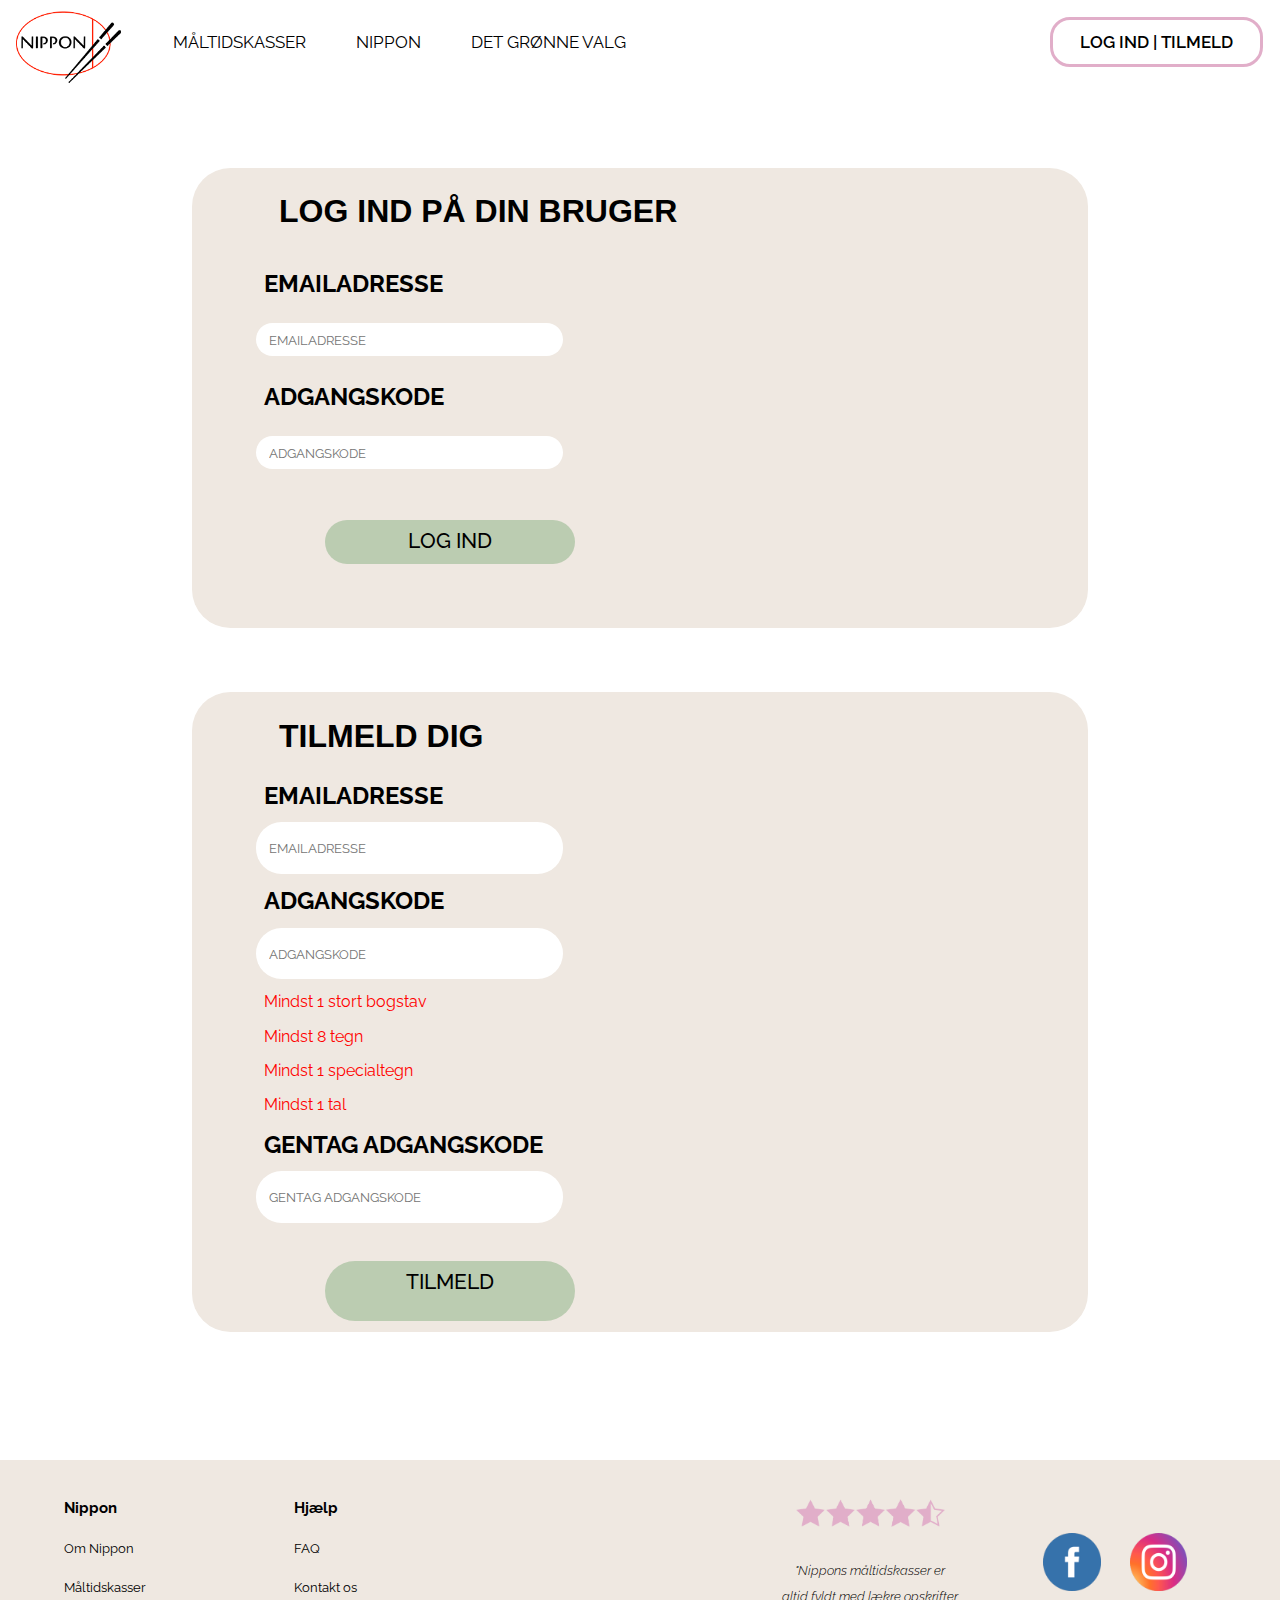
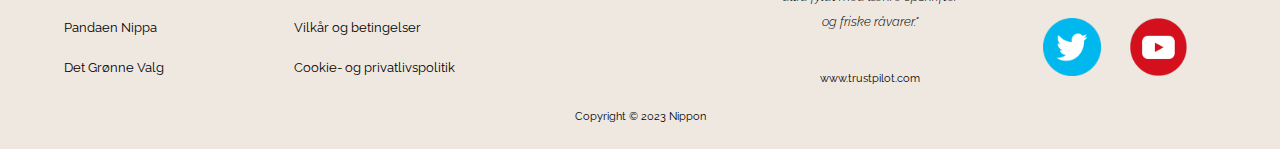
<file: tilmeld.html>
<!DOCTYPE html>
<html lang="en">
<head>
   <meta charset="UTF-8">
   <meta http-equiv="X-UA-Compatible" content="IE=edge">
   <meta name="viewport" content="width=device-width, initial-scale=1.0">
   <title>Log ind side</title>
   <link rel="stylesheet" href="signin.css">
   <link rel="stylesheet" href="header+footerstyle.css">
   <link rel="preconnect" href="https://fonts.googleapis.com"> <!--Ralweay font-->
   <link rel="preconnect" href="https://fonts.gstatic.com" crossorigin>
   <link href="https://fonts.googleapis.com/css2?family=Raleway:ital,wght@0,100;0,200;0,300;0,400;0,500;0,600;0,700;0,800;0,900;1,100;1,200;1,300;1,400;1,500;1,600;1,700;1,800;1,900&display=swap" rel="stylesheet">
</head>
<body>

<!----------------- HEADER ------------------>

<header>

    <a href="index.html"><img src="images/logonippon.png" alt="logo"></a>

    <nav>
        <a href="maltidskasser.html">Måltidskasser</a>


            <div class="dropdown">   <!----DROPDOWN BOKS------>
                <div class="dropdownbutton">Nippon <i class="fa-solid fa-angle-down fa-sm"></i></div>
                <div class="dropdown-content">
                    <a href="omnippon.html">Om nippon</a>
                    <a href="error.html">Pandaen Nippa</a>
                    <a href="error.html">FAQ</a>
                </div>
            </div>
        <div class="dropdown">   <!----DROPDOWN BOKS------>
            <div class="dropdownbutton">Det grønne valg <i class="fa-solid fa-angle-down fa-sm"></i></div>
            <div class="dropdown-content">
                <a href="detgronnevalg.html">Leverandører</a>
                <a href="detgronnevalg.html#raavarer-link">Råvarer</a>
            </div>
        </div>


            <a href="tilmeld.html" class="buttonlogin">log ind | tilmeld</a>
    </nav> 
</header>

<main>

   <!--login og tilmelding-->
   <div class="signin">
       <h1>LOG IND PÅ DIN BRUGER</h1>
       <h2>EMAILADRESSE</h2>
       <input type="text" class="tekstfelt" placeholder="EMAILADRESSE">
       <h2>ADGANGSKODE</h2>
       <input type="text" class="tekstfelt" placeholder="ADGANGSKODE">
       <button type="logind" class="btn">LOG IND</button>
   </div>




   <div class="tilmeld">
       <h1>TILMELD DIG</h1>
       <h2>EMAILADRESSE</h2>
       <input type="text" class="tekstfelt" placeholder="EMAILADRESSE">
       <h2>ADGANGSKODE</h2>
       <input type="text" class="tekstfelt" placeholder="ADGANGSKODE">
       <p>Mindst 1 stort bogstav</p>
       <p>Mindst 8 tegn</p>
       <p>Mindst 1 specialtegn</p>
       <p>Mindst 1 tal</p>
       <h2>GENTAG ADGANGSKODE</h2>
       <input type="text" class="tekstfelt" placeholder="GENTAG ADGANGSKODE">
       <button type="tilmeld" class="btn">TILMELD</button>
   </div>

</main>


<!------------------ FOOTER ------------------>


<footer>


    <div class="flexcontainerFooter">
       
        <div class="footerMenuer">
            <p>Nippon</p>
            <ul>
                <li><a href="omnippon.html">Om Nippon</a></li>
                <li><a href="maltidskasser.html">Måltidskasser</a></li>
                <li><a href="error.html">Pandaen Nippa</a></li>
                <li><a href="detgronnevalg.html">Det Grønne Valg</a></li>
            </ul>
        </div>


        <div class="footerMenuer">
            <p>Hjælp</p>
            <ul>
                <li><a href="error.html">FAQ</a></li>
                <li><a href="error.html">Kontakt os</a></li>
                <li><a href="error.html">Vilkår og betingelser</a></li>
                <li><a href="error.html">Cookie- og privatlivspolitik</a></li>
            </ul>
        </div>


        <div> <!-- Bare en tom div for at skabe luft. --> </div>


        <div class="anmeldelse">
            <img src="images/rating.png" alt="Vores rating">
            <p id="citat">"Nippons måltidskasser er <br> altid fyldt med lækre opskrifter <br> og friske råvarer."</p>
            <a href="https://www.trustpilot.com">www.trustpilot.com</a>
        </div>


        <div class="socialMedia">
            <div id="blueIcons">
                <a href="https://www.facebook.com/">
                    <img src="images/facebook-icon.png" alt="Facebook">
                </a>
                <a href="https://www.twitter.com">
                    <img src="images/twitter-icon.png" alt="Twitter">
                </a>
            </div>
            <div id="redIcons">
                <a href="https://www.instagram.com">
                    <img src="images/insta-icon.png" alt="Instagram">
                </a>
                <a href="https://www.youtube.com">
                    <img src="images/youtube-icon.png" alt="Youtube">
                </a>
            </div>
        </div>
    </div>


    <div class="copyright">
        <p>Copyright © 2023 Nippon </p>
    </div>


</footer>


</body>
</html>
</file>
<file: signin.css>
/*Generelle regler*/
*{
    margin: 0;
    padding: 0;
 }
 /*logind og tilmeld*/
 .signin {
    margin: auto;
    border-radius:3vw;
    background-color:#EFE8E1;
 
 
    position: relative;
    flex-direction: column;
    height:32vw;
    width:60vw;
 
 
   margin-top:5vw;
    margin-bottom:5vw;
 
 
    padding:2vw;
    padding-left:5vw;
    padding-right:5vw;
    display: flex;
 }
 
 
 
 
 h1{
    background-color: #EFE8E1;
    font-family: "iskra", sans-serif;
    margin-bottom:2vw;
    margin-left:3%;
 }
 
 
 h2{
    background-color: #EFE8E1;
    font-family:'Raleway', sans-serif;
    font-size:1,2vw;
    margin-left:1%;
    margin-bottom:1vw;
    margin-top:1vw;
 }
 
 
 .tilmeld p{
    font-family:'Raleway', sans-serif;
    font-size:1,2vw;
    background-color: #EFE8E1;
    color: #FF0000;
    margin-left:1%;
    margin-bottom:2%;
 }
 
 
 
 
 .tilmeld {
    margin: auto;
    border-radius:3vw;
    background-color:#EFE8E1;
 
 
    position: relative;
    flex-direction: column;
    width:60vw;
    height:46vw;
 
 
    margin-bottom:10vw;
 
 
    padding: 2vw;
    padding-left:5vw;
    padding-right:5vw;
 }
 
 
 
 
 
 
 
 
 .tekstfelt {
    width:22vw;
    height:4vw;
    margin-top:1vw;
    margin-bottom:1vw;
    padding-left:1vw;
    padding-right:1vw;
    border-radius: 2vw;
    border:none;
    outline: none;
    display: flex;
    background-color:white;
    color:black;
    font-size:1,3vw;
    font-family: 'Raleway', sans-serif;
 }
 
 
 
 .btn {
    display: flex;
    justify-content: center;
    color:black;
    background-color:#BBCCB1;
 
 
    font-family:'Raleway', sans-serif;
    font-size:16pt;
    font-weight:500;
 
 
    border: none;
    cursor: pointer;
 
 
   /*Problemer med at bruge % og vw*/
    width:250px;
    height:60px;
    border-radius:5vw;
    margin-left:9%;
    margin-top:5%;
    margin-bottom:5%;
    padding:1%;
    transition: 0.5s;
 }
 
 
 .btn:hover {
    background-color:#88A07A;
 }
</file>
<file: header+footerstyle.css>
*{
    margin: 0;
    padding: 0;
}


header
{
    display:flex;
    height: 10.1vh;
    width: 100%;
    font-family: 'Raleway', sans-serif;
    font-size: 1.3vw;
    text-transform: uppercase;
    z-index: 1;
    padding-top: 0.5%;
    padding-bottom: 0.5%;
}


header nav a
{
    text-decoration: none;
    color: black;
    padding-right: 2%;
}

header nav
{
    width: 100%;
}

header nav div
{
padding: 2%;
}

.buttonlogin
{
    border:3px;
    color:black;
    padding: 1.3vh 3vh;
    text-align: center;
    text-decoration: none;
    font-weight: 600;
    cursor: pointer;
    border-style: solid;
    border-color: #e1aec9;
    border-radius: 20px;
    float: right;
    margin-top: 1%;
    margin-right: 1.5%;
}


header img
{
    padding-left: 1%;
    width: 70%;
}


/*DROPDOWN*/


.dropdownbutton
{
    color: black;
    font-family: 'Raleway', sans-serif;
    text-transform: uppercase;
    cursor: pointer;
    font-size: 1.3vw;
    display:inline-block;
    white-space: nowrap;
}


.dropdown
{
    display: inline-block;
    text-align: center;
    position: relative;
    width: auto;
}


.dropdown-content
{
    display: none;
    position: absolute;
    background-color: white;
    z-index: 1;
    width:100%;  


}


.dropdown-content a
{    
    text-decoration: none;
    display: block;
    font-size: 1.2vw;
    padding: 1.4vh 1.2vh;
}


.dropdown-content a:hover
{
    background-color:  #e1aec9;
}


.dropdown:hover .dropdown-content
{
    display: block;
}


.dropdown:hover .dropdownbutton, header nav a:hover
{
    text-decoration: underline;
}



/*----------- FOOTER -------------*/


footer{
    background-color: #efe8e1;
    width: 100%;
    font-family: Raleway;
 }
 
 
 .flexcontainerFooter{
    display: flex;
    padding-left: 5%;
    padding-right: 5%;
    padding-top: 3%;
 }
 
 
 .flexcontainerFooter div{
    width: 20%;
 }
 
 
 .footerMenuer p{
    font-weight: 700;
    font-size: 1.2vw;
 }
 
 
 .footerMenuer li{
    list-style-type: none;
    margin-top: 9%;
 }
 
 
 .footerMenuer li a{
    text-decoration: none;
    color: black;
    font-size: 1vw;
 }

 .footerMenuer li a:hover{
   font-weight: 700;
} 
 
 
 .anmeldelse img{
    max-width: 65%;
    margin-left: auto;
    margin-right: auto;
 }
 
 
 .anmeldelse{
    text-align: center;
    line-height: 2vw;
    display: flex;
    flex-direction: column;
    justify-content: center;
 }
 
 
 .anmeldelse #citat{
    font-style: italic;
    font-weight: 300;
    font-size: 1vw;
    margin: auto;
 }
 
 
 .anmeldelse a{
    text-decoration: none;
    color: black;
    font-size: 0.85vw;
 }
 
 
 .socialMedia{
    display: flex;
 }
 
 
 .socialMedia div{
    width: 50%;
    justify-content: center;
    text-align: center;
    margin-top: 10%;
 }
 
 
 .socialMedia div a img{
    max-width: 50%;
    margin-top: 10%;
    margin-bottom: 10%;
 }
 
 
 .socialMedia #blueIcons a img{
    margin-left: 50%;
 }
 
 
 .copyright{
    width: 100%;
    text-align: center;
    justify-content: center;
 }
 
 
 .copyright p{
    padding-top: 1.5%;
    padding-bottom: 2%;
    font-size: 0.85vw;
 }
</file>
